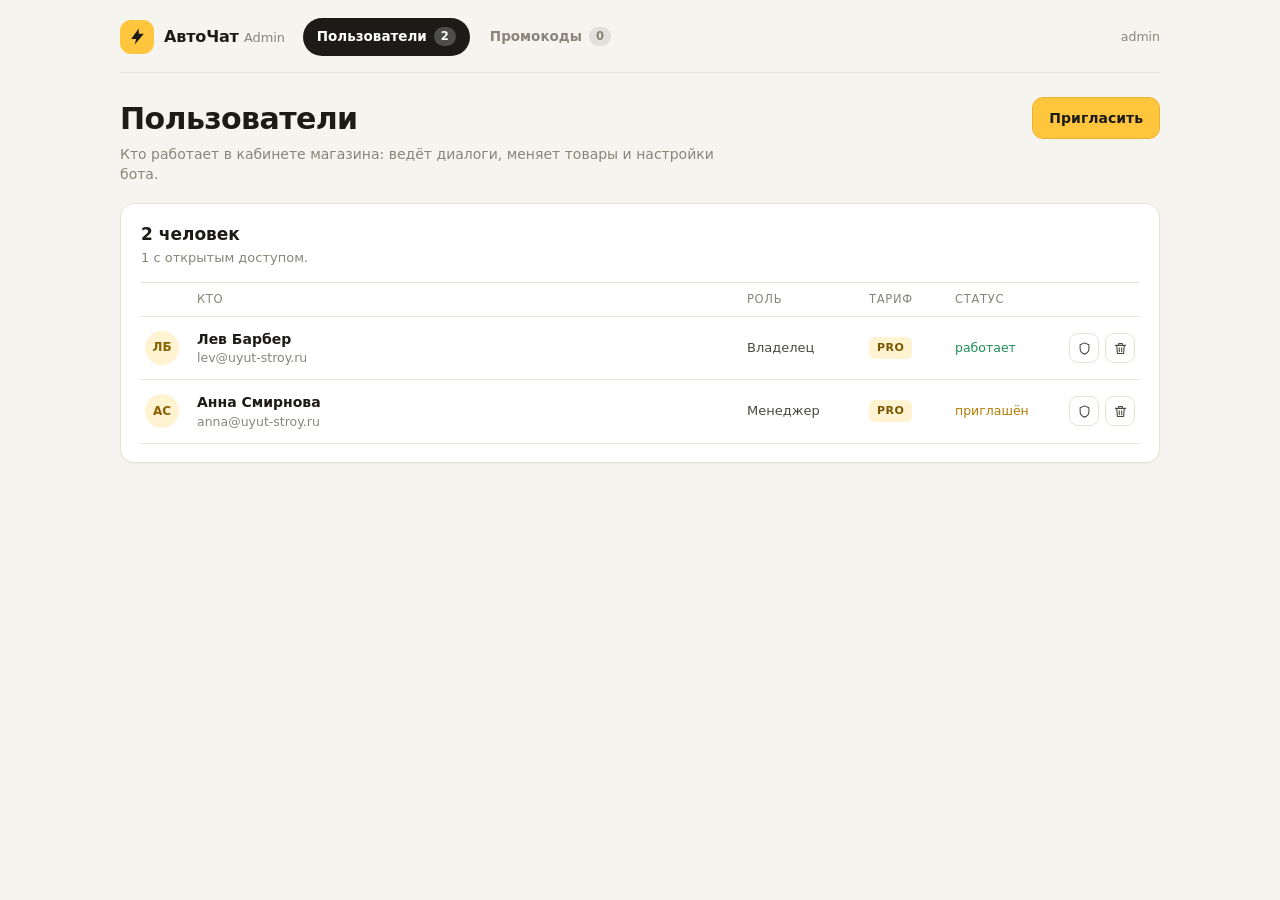
<file: admin-app/index.html>
<!doctype html>
<html lang="ru">
<head>
<meta charset="utf-8" />
<meta name="viewport" content="width=device-width, initial-scale=1" />
<meta name="robots" content="noindex, nofollow" />
<title>Админка — АвтоЧат</title>
<meta name="description" content="Админка АвтоЧат: пользователи кабинета и промокоды на доступ." />
<link rel="icon" href="data:image/svg+xml,%3Csvg xmlns='http://www.w3.org/2000/svg' viewBox='0 0 32 32'%3E%3Crect width='32' height='32' rx='9' fill='%23FFC63D'/%3E%3Cpath d='M18.4 6 10 18h5l-1.4 8 8.4-12h-5z' fill='%231B1B1A'/%3E%3C/svg%3E" />
<link rel="stylesheet" href="admin.css" />
</head>
<body>

<!-- Кабинет админки -->
<div class="shell" id="shell">
  <header class="topbar">
    <div class="brand">
      <span class="brand-mark"><svg viewBox="0 0 24 24" aria-hidden="true"><path d="M13.6 2 4 15h6.2L8.6 22 20 8.6h-6.4z"/></svg></span>
      <span class="brand-name">АвтоЧат <em>Admin</em></span>
    </div>

    <nav class="tabs" id="tabs" aria-label="Разделы админки">
      <button class="tab is-active" type="button" data-tab="users">Пользователи <span class="tab-count" id="users-count">0</span></button>
      <button class="tab" type="button" data-tab="promos">Промокоды <span class="tab-count" id="promos-count">0</span></button>
    </nav>

    <div class="topbar-right">
      <span class="who">admin</span>
    </div>
  </header>

  <main class="page" id="view"></main>
</div>

<div class="modal" id="modal" hidden>
  <div class="modal-card" role="dialog" aria-modal="true" aria-labelledby="modal-title">
    <header class="modal-head">
      <h2 id="modal-title"></h2>
      <button class="icon-btn" type="button" data-modal-close aria-label="Закрыть">
        <svg viewBox="0 0 24 24" aria-hidden="true"><path d="M6 6l12 12M18 6 6 18"/></svg>
      </button>
    </header>
    <div class="modal-body" id="modal-body"></div>
  </div>
</div>

<div class="toasts" id="toasts" aria-live="polite"></div>

<script src="admin.js"></script>
</body>
</html>
</file>
<file: admin-app/admin.css>
/* АвтоЧат Admin — отдельная админка на admin.site-port.ru */

:root {
  --bg: #F6F4EE;
  --surface: #FFFFFF;
  --ink: #1C1B18;
  --ink-soft: #4A4740;
  --muted: #8A857A;
  --line: #E7E2D6;
  --amber: #FFC63D;
  --amber-soft: #FFF3D1;
  --green: #1E8E5A;
  --green-soft: #E3F5EA;
  --red: #C0392B;
  --red-soft: #FCE9E6;
  --radius: 14px;
  --shadow: 0 10px 30px rgba(28, 27, 24, .07);
  --mono: ui-monospace, "SFMono-Regular", "JetBrains Mono", Consolas, monospace;
}

* { box-sizing: border-box; }

[hidden] { display: none !important; }

html, body { margin: 0; padding: 0; }

body {
  min-height: 100vh;
  background: var(--bg);
  color: var(--ink);
  font: 15px/1.45 "Inter", "Segoe UI", system-ui, -apple-system, sans-serif;
  -webkit-font-smoothing: antialiased;
}

button { font: inherit; color: inherit; }

/* ── Бренд ─────────────────────────────────────────────── */

.brand { display: flex; align-items: center; gap: 10px; }

.brand-mark {
  width: 34px; height: 34px; border-radius: 11px;
  background: var(--amber); display: grid; place-items: center;
}
.brand-mark svg { width: 19px; height: 19px; fill: #1B1B1A; }

.brand-name { font-weight: 700; font-size: 16px; letter-spacing: -.01em; }
.brand-name em { font-style: normal; font-weight: 500; color: var(--muted); font-size: 13px; }

/* ── Вход ──────────────────────────────────────────────── */

.entry {
  min-height: 100vh; display: grid; place-items: center; padding: 32px 20px;
  background:
    radial-gradient(900px 420px at 20% 0%, #FFF6DE 0%, transparent 70%),
    radial-gradient(700px 380px at 90% 100%, #EEF6F0 0%, transparent 65%),
    var(--bg);
}

.entry-card {
  width: min(420px, 100%);
  background: var(--surface);
  border: 1px solid var(--line);
  border-radius: 20px;
  padding: 28px;
  box-shadow: var(--shadow);
}

.entry-card h1 { font-size: 25px; line-height: 1.15; margin: 20px 0 6px; letter-spacing: -.02em; }
.entry-sub { margin: 0 0 20px; color: var(--muted); font-size: 14px; }

.field { display: block; margin-bottom: 14px; }
.field > span { display: block; font-size: 12.5px; font-weight: 600; color: var(--muted); margin-bottom: 6px; }

input[type="text"], input[type="email"], input[type="password"], select {
  width: 100%; padding: 11px 13px;
  border: 1px solid var(--line); border-radius: 11px;
  background: #FDFCF8; color: var(--ink); font: inherit;
}
input:focus, select:focus { outline: none; border-color: #E0B233; box-shadow: 0 0 0 3px rgba(255, 198, 61, .25); }

.btn {
  display: inline-flex; align-items: center; justify-content: center; gap: 8px;
  padding: 10px 16px; border-radius: 11px; border: 1px solid transparent;
  background: transparent; cursor: pointer; font-weight: 600; font-size: 14px;
}
.btn-primary { background: var(--amber); border-color: #E9B12F; }
.btn-primary:hover { background: #FFD25E; }
.btn-white { background: #fff; border-color: var(--line); }
.btn-white:hover { border-color: #D9D2C2; }
.btn-ghost { color: var(--muted); }
.btn-ghost:hover { color: var(--ink); }
.btn-block { width: 100%; margin-top: 6px; }

.entry-hint { margin: 14px 0 0; font-size: 12.5px; color: var(--muted); }
.entry-hint b { color: var(--ink-soft); }

/* ── Каркас ────────────────────────────────────────────── */

.shell { max-width: 1080px; margin: 0 auto; padding: 0 20px 64px; }

.topbar {
  display: flex; align-items: center; gap: 18px;
  padding: 18px 0 16px; border-bottom: 1px solid var(--line);
  position: sticky; top: 0; background: var(--bg); z-index: 5;
  flex-wrap: wrap;
}

.tabs { display: flex; gap: 6px; }
.tab {
  border: 1px solid transparent; background: transparent; color: var(--muted);
  padding: 8px 13px; border-radius: 999px; cursor: pointer; font-weight: 600; font-size: 13.5px;
  display: inline-flex; align-items: center; gap: 7px;
}
.tab.is-active { background: var(--ink); color: #fff; }
.tab-count {
  font-size: 11.5px; padding: 1px 7px; border-radius: 999px;
  background: rgba(0, 0, 0, .08); color: inherit;
}
.tab.is-active .tab-count { background: rgba(255, 255, 255, .22); }

.topbar-right { margin-left: auto; display: flex; align-items: center; gap: 10px; }
.who { font-size: 12.5px; color: var(--muted); }

/* ── Страница ──────────────────────────────────────────── */

.page { padding-top: 24px; }

.page-head { display: flex; align-items: flex-start; gap: 18px; margin-bottom: 18px; flex-wrap: wrap; }
.page-head h1 { margin: 0 0 4px; font-size: 30px; letter-spacing: -.02em; }
.page-head p { margin: 0; color: var(--muted); font-size: 14px; max-width: 620px; }
.page-actions { margin-left: auto; display: flex; gap: 8px; }

.card {
  background: var(--surface); border: 1px solid var(--line);
  border-radius: var(--radius); padding: 18px 20px; box-shadow: 0 1px 0 rgba(28,27,24,.03);
}
.card + .card { margin-top: 16px; }

.card-head { display: flex; align-items: flex-start; gap: 16px; margin-bottom: 14px; }
.card-head h2 { margin: 0 0 3px; font-size: 17px; }
.card-head p { margin: 0; color: var(--muted); font-size: 13px; }
.card-head .btn { margin-left: auto; }

/* Таблицы */

.rows { border-top: 1px solid var(--line); }

.row {
  display: grid; align-items: center; gap: 14px;
  padding: 12px 4px; border-bottom: 1px solid var(--line);
}
.row--head { padding: 8px 4px; color: var(--muted); font-size: 11.5px; text-transform: uppercase; letter-spacing: .06em; }

.row--users { grid-template-columns: 38px minmax(0, 1.6fr) 108px 72px 74px 92px; }
.row--promos { grid-template-columns: minmax(0, 1.4fr) minmax(0, 1fr) 96px 76px; }

.ava {
  width: 34px; height: 34px; border-radius: 50%;
  display: grid; place-items: center; font-size: 12px; font-weight: 700;
  background: var(--amber-soft); color: #8A6100;
}

.who-cell strong { display: block; font-size: 14px; font-weight: 650; }
.who-cell span { display: block; font-size: 12.5px; color: var(--muted); }

.cell { font-size: 13px; color: var(--ink-soft); }

.plan {
  font-size: 11px; font-weight: 700; letter-spacing: .04em;
  padding: 3px 8px; border-radius: 6px; background: var(--amber-soft); color: #7A5600;
  justify-self: start;
}

.status { font-size: 12.5px; }
.status--active { color: var(--green); }
.status--invited { color: #B67C00; }
.status--off { color: var(--muted); }

.actions { display: flex; gap: 6px; justify-content: flex-end; }

.icon-btn {
  width: 30px; height: 30px; border-radius: 9px; border: 1px solid var(--line);
  background: #fff; display: grid; place-items: center; cursor: pointer;
}
.icon-btn svg { width: 15px; height: 15px; fill: none; stroke: var(--ink-soft); stroke-width: 1.7; stroke-linecap: round; stroke-linejoin: round; }
.icon-btn:hover { border-color: #D9D2C2; }
.icon-btn--danger:hover { border-color: #E7B4AC; background: var(--red-soft); }

.code {
  font-family: var(--mono); font-size: 13px; letter-spacing: .04em; color: var(--ink);
  white-space: nowrap;
}

.totals { display: flex; gap: 8px; flex-wrap: wrap; margin-left: auto; }
.pill {
  font-size: 12px; padding: 4px 10px; border-radius: 999px;
  background: #F3F0E8; color: var(--ink-soft);
}
.pill b { color: var(--ink); }

/* Форма промокодов */

.promo-form {
  display: grid; grid-template-columns: minmax(0, 1.2fr) 110px auto; gap: 10px;
  align-items: end; padding: 14px; border: 1px dashed #DCD5C4; border-radius: 12px;
  background: #FCFBF6; margin-bottom: 14px;
}
.promo-form .field { margin: 0; }
.promo-form .btn { height: 42px; }

.hint { color: var(--muted); font-size: 12.5px; margin: 0 0 12px; }

.empty { padding: 26px 4px; color: var(--muted); font-size: 13.5px; }

/* ── Модалка ───────────────────────────────────────────── */

.modal { position: fixed; inset: 0; display: grid; place-items: center; padding: 20px; z-index: 40; }
.modal::before { content: ""; position: absolute; inset: 0; background: rgba(24, 22, 18, .45); }
.modal-card {
  position: relative; width: min(520px, 100%); background: #fff;
  border-radius: 18px; box-shadow: 0 24px 60px rgba(20, 18, 14, .28); overflow: hidden;
}
.modal-head { display: flex; align-items: center; padding: 18px 20px 0; }
.modal-head h2 { margin: 0; font-size: 19px; }
.modal-head .icon-btn { margin-left: auto; }
.modal-body { padding: 16px 20px 20px; }
.modal-body .field { margin-bottom: 12px; }
.modal-foot { display: flex; gap: 8px; justify-content: flex-end; margin-top: 6px; }

/* ── Тосты ─────────────────────────────────────────────── */

.toasts { position: fixed; right: 20px; bottom: 20px; display: grid; gap: 8px; z-index: 50; }
.toast {
  background: #20201D; color: #fff; border-radius: 12px; padding: 11px 14px;
  font-size: 13px; box-shadow: var(--shadow); animation: rise .18s ease-out;
}
.toast b { display: block; font-size: 13.5px; margin-bottom: 2px; }
.toast span { color: rgba(255, 255, 255, .72); }
@keyframes rise { from { transform: translateY(6px); opacity: 0 } to { transform: none; opacity: 1 } }

/* ── Адаптив ───────────────────────────────────────────── */

@media (max-width: 860px) {
  .topbar { gap: 12px; }
  .who { display: none; }
  .row--users { grid-template-columns: 34px minmax(0, 1fr) 92px; row-gap: 6px; }
  .row--users > *:nth-child(3),
  .row--users > *:nth-child(4),
  .row--users > *:nth-child(5) { display: none; }
  .row--head { display: none; }
  .row--promos { grid-template-columns: minmax(0, 1fr) 84px; row-gap: 6px; }
  .row--promos > *:nth-child(2),
  .row--promos > *:nth-child(3) { display: none; }
  .code { font-size: 11.5px; }
  .promo-form { grid-template-columns: 1fr; }
  .promo-form .btn { width: 100%; }
  .page-head h1 { font-size: 25px; }
}

@media (max-width: 520px) {
  .shell { padding: 0 14px 48px; }
  .entry-card { padding: 22px; }
  .tabs { order: 3; width: 100%; }
  .tab { flex: 1; justify-content: center; }
}

.row--promos.is-used .code {
  color: var(--red);
  text-decoration: line-through;
  text-decoration-thickness: 1px;
  text-decoration-color: rgba(192, 57, 43, 0.45);
}

.row--promos.is-used .cell {
  color: var(--muted);
}

.used-mark {
  color: var(--red);
  font-weight: 600;
}
</file>
